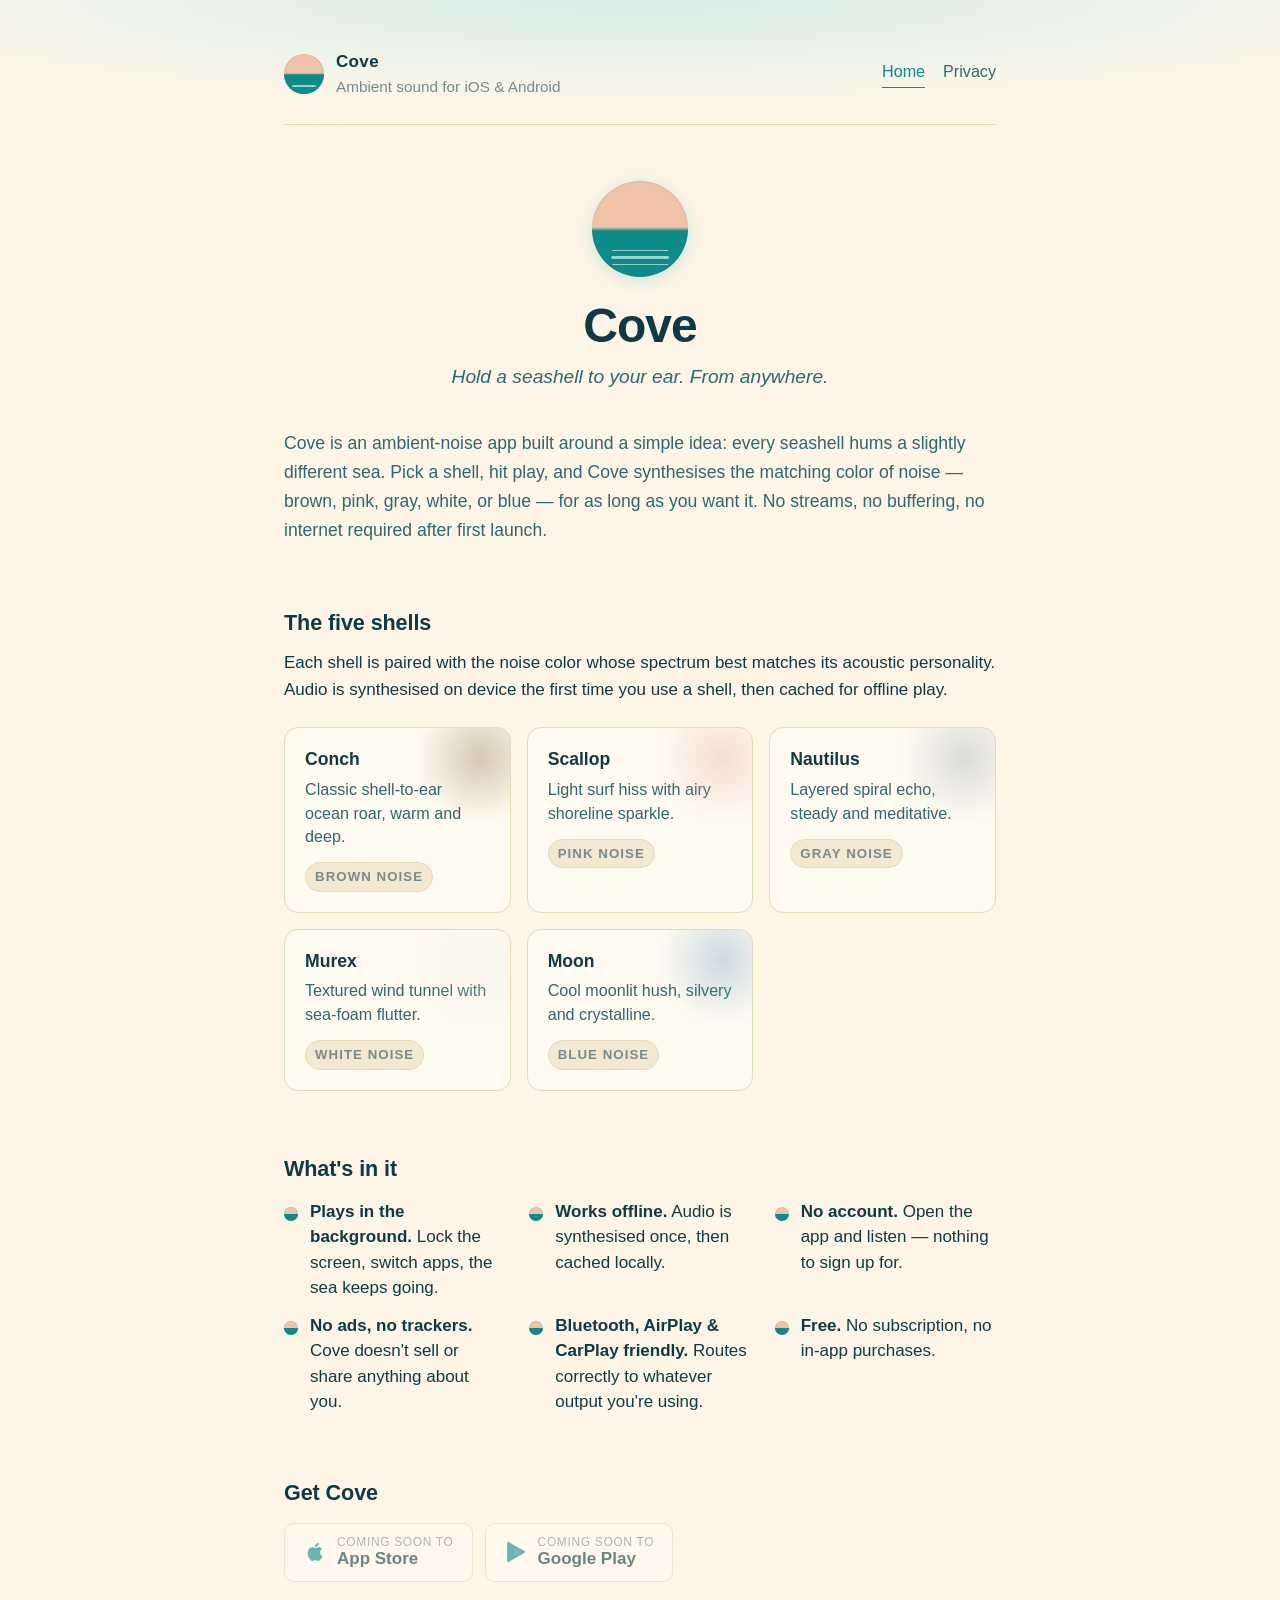
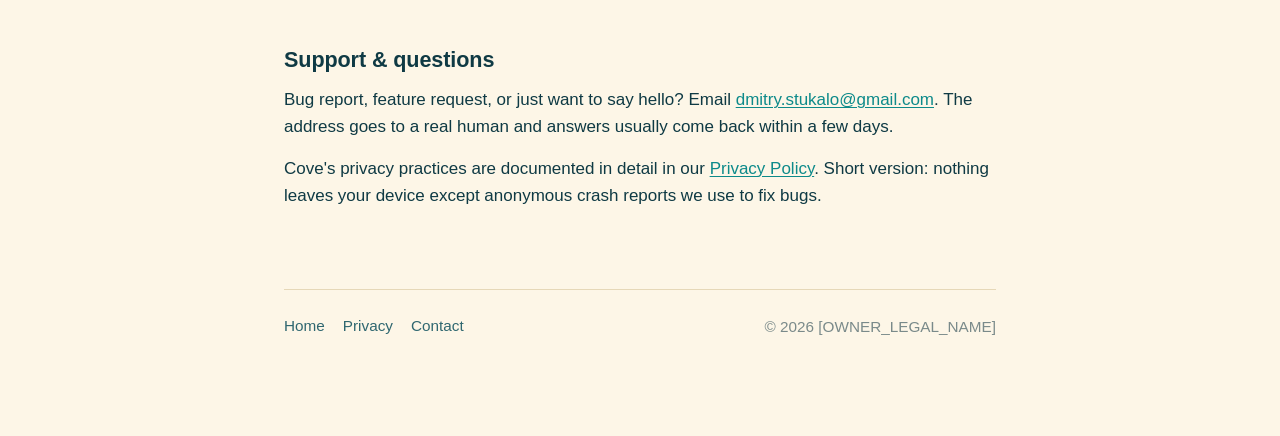
<file: index.html>
<!doctype html>
<html lang="en">
<head>
  <meta charset="utf-8" />
  <meta name="viewport" content="width=device-width, initial-scale=1" />
  <meta name="robots" content="index,follow" />
  <meta name="description" content="Cove — five seashells, five colors of sound. An ambient-noise app for iOS and Android. No account, no ads, no tracking." />
  <meta name="theme-color" content="#fdf6e7" media="(prefers-color-scheme: light)" />
  <meta name="theme-color" content="#0d2530" media="(prefers-color-scheme: dark)" />

  <!-- Open Graph / social preview -->
  <meta property="og:type" content="website" />
  <meta property="og:title" content="Cove — ambient sound from five seashells" />
  <meta property="og:description" content="Five seashells, five colors of sound. No account, no ads, no tracking. Free for iOS and Android." />
  <meta property="og:url" content="https://cove-shell.com" />
  <meta name="twitter:card" content="summary" />
  <meta name="twitter:title" content="Cove" />
  <meta name="twitter:description" content="Ambient sound from five seashells. No account, no ads, no tracking." />

  <title>Cove — ambient sound for iOS &amp; Android</title>
  <link rel="stylesheet" href="assets/style.css" />
</head>
<body>
  <div class="wrap">

    <header class="cove">
      <a class="brand-block" href="./" aria-label="Cove home">
        <div class="mark" aria-hidden="true"></div>
        <div>
          <div class="brand">Cove</div>
          <div class="brand-sub">Ambient sound for iOS &amp; Android</div>
        </div>
      </a>
      <nav aria-label="Site">
        <a href="./" aria-current="page">Home</a>
        <a href="privacy">Privacy</a>
      </nav>
    </header>

    <section class="hero">
      <div class="mark-lg" aria-hidden="true"></div>
      <h1>Cove</h1>
      <p class="tagline">Hold a seashell to your ear. From anywhere.</p>
    </section>

    <p class="lede">
      Cove is an ambient-noise app built around a simple idea: every
      seashell hums a slightly different sea. Pick a shell, hit play, and
      Cove synthesises the matching color of noise — brown, pink, gray,
      white, or blue — for as long as you want it. No streams, no
      buffering, no internet required after first launch.
    </p>

    <section id="shells">
      <h2>The five shells</h2>
      <p>
        Each shell is paired with the noise color whose spectrum best matches
        its acoustic personality. Audio is synthesised on device the first
        time you use a shell, then cached for offline play.
      </p>

      <div class="shell-grid" role="list">

        <article class="shell-card" data-noise="brown" role="listitem">
          <h3>Conch</h3>
          <p class="mood">Classic shell-to-ear ocean roar, warm and deep.</p>
          <span class="noise-tag">Brown noise</span>
        </article>

        <article class="shell-card" data-noise="pink" role="listitem">
          <h3>Scallop</h3>
          <p class="mood">Light surf hiss with airy shoreline sparkle.</p>
          <span class="noise-tag">Pink noise</span>
        </article>

        <article class="shell-card" data-noise="gray" role="listitem">
          <h3>Nautilus</h3>
          <p class="mood">Layered spiral echo, steady and meditative.</p>
          <span class="noise-tag">Gray noise</span>
        </article>

        <article class="shell-card" data-noise="white" role="listitem">
          <h3>Murex</h3>
          <p class="mood">Textured wind tunnel with sea-foam flutter.</p>
          <span class="noise-tag">White noise</span>
        </article>

        <article class="shell-card" data-noise="blue" role="listitem">
          <h3>Moon</h3>
          <p class="mood">Cool moonlit hush, silvery and crystalline.</p>
          <span class="noise-tag">Blue noise</span>
        </article>

      </div>
    </section>

    <section id="what">
      <h2>What's in it</h2>
      <ul class="feature-list">
        <li><strong>Plays in the background.</strong> Lock the screen, switch apps, the sea keeps going.</li>
        <li><strong>Works offline.</strong> Audio is synthesised once, then cached locally.</li>
        <li><strong>No account.</strong> Open the app and listen — nothing to sign up for.</li>
        <li><strong>No ads, no trackers.</strong> Cove doesn't sell or share anything about you.</li>
        <li><strong>Bluetooth, AirPlay &amp; CarPlay friendly.</strong> Routes correctly to whatever output you're using.</li>
        <li><strong>Free.</strong> No subscription, no in-app purchases.</li>
      </ul>
    </section>

    <section id="get">
      <h2>Get Cove</h2>
      <!-- <p>
        Cove will be available on the App Store and Google Play. Until then,
        you can watch development on
        <a href="[REPO_URL]" rel="noopener external">GitHub</a>.
      </p> -->

      <div class="store-buttons">
        <a class="store-btn" href="[APP_STORE_URL]" aria-disabled="true" rel="noopener external">
          <span class="store-icon" aria-hidden="true">
            <svg viewBox="0 0 24 24" xmlns="http://www.w3.org/2000/svg" focusable="false">
              <path d="M17.05 12.54c-.02-2.27 1.86-3.36 1.94-3.42-1.06-1.55-2.71-1.76-3.3-1.79-1.4-.14-2.74.83-3.45.83-.72 0-1.81-.81-2.98-.79-1.53.02-2.95.89-3.74 2.26-1.6 2.77-.41 6.87 1.14 9.12.76 1.1 1.65 2.33 2.83 2.29 1.14-.05 1.57-.74 2.95-.74 1.37 0 1.76.74 2.97.71 1.23-.02 2-1.12 2.74-2.22.87-1.27 1.23-2.5 1.25-2.56-.03-.01-2.4-.92-2.42-3.65zM14.78 5.66c.62-.75 1.04-1.79.92-2.83-.9.04-1.99.6-2.63 1.34-.58.66-1.08 1.72-.95 2.74 1 .08 2.03-.51 2.66-1.25z"/>
            </svg>
          </span>
          <span>
            <span class="store-label-1">Coming soon to</span>
            <span class="store-label-2">App Store</span>
          </span>
        </a>

        <a class="store-btn" href="[GOOGLE_PLAY_URL]" aria-disabled="true" rel="noopener external">
          <span class="store-icon" aria-hidden="true">
            <svg viewBox="0 0 24 24" xmlns="http://www.w3.org/2000/svg" focusable="false">
              <path d="M3.61 2.32c-.31.33-.49.84-.49 1.5v16.36c0 .66.18 1.17.49 1.5l.06.06L13.24 12v-.02L3.67 2.26l-.06.06zM16.5 15.27 13.42 12.2v-.4L16.5 8.73l.07.04 3.65 2.07c1.04.59 1.04 1.55 0 2.14l-3.65 2.07-.07.04zM13.42 12.2 3.61 21.68c.34.36.89.4 1.51.05L16.4 15.3 13.42 12.2zM16.4 8.7 5.12 2.27c-.62-.35-1.17-.31-1.51.05l9.81 9.48L16.4 8.7z"/>
            </svg>
          </span>
          <span>
            <span class="store-label-1">Coming soon to</span>
            <span class="store-label-2">Google Play</span>
          </span>
        </a>
      </div>
    </section>

    <section id="support">
      <h2>Support &amp; questions</h2>
      <p>
        Bug report, feature request, or just want to say hello? Email
        <a href="mailto:dmitry.stukalo@gmail.com">dmitry.stukalo@gmail.com</a>. The address goes
        to a real human and answers usually come back within a few days.
      </p>
      <p>
        Cove's privacy practices are documented in detail in our
        <a href="privacy/">Privacy Policy</a>. Short version: nothing leaves
        your device except anonymous crash reports we use to fix bugs.
      </p>
    </section>

    <footer class="site-footer">
      <nav aria-label="Site footer">
        <a href="./" aria-current="page">Home</a>
        <a href="privacy/">Privacy</a>
        <a href="mailto:dmitry.stukalo@gmail.com">Contact</a>
      </nav>
      <p style="margin:0;">© <span id="copyright-year">2026</span> [OWNER_LEGAL_NAME]</p>
    </footer>

  </div>

  <script>
    document.getElementById('copyright-year').textContent = new Date().getFullYear();
  </script>

  <!--
    ============================================================
    INSTRUCTIONS FOR THE PUBLISHER — REMOVE THIS BLOCK BEFORE PUBLISHING
    ============================================================

    Placeholders to replace in this file:

      [SITE_URL]          e.g. https://<user>.github.io/<repo>/
      [REPO_URL]          e.g. https://github.com/<user>/<repo>
                          (or delete the GitHub line entirely if the repo
                          should stay private)
      [APP_STORE_URL]     once the iOS listing is live, the
                          https://apps.apple.com/.../id<numeric>/ URL.
                          While not yet live, the link stays inert because
                          of aria-disabled="true" — the visual still reads
                          "Coming soon to App Store".
      [GOOGLE_PLAY_URL]   once the Play listing is live, the
                          https://play.google.com/store/apps/details?id=... URL.
                          Same aria-disabled behaviour until then.
      [CONTACT_EMAIL]     e.g. hello@yourdomain.com (must be live!)
      [OWNER_LEGAL_NAME]  same value used in the privacy policy.

    Once the apps go live, remove the aria-disabled="true" attribute from
    each store-btn so the links become clickable, and change the
    "Coming soon to" label text to "Download on the" / "Get it on" to
    match the official store wording.

    The store-icon SVGs are loose stylized glyphs that read as "Apple" and
    "Play triangle" without claiming to be the trademarked store badges.
    Apple and Google both publish official PNG/SVG badge assets — once you
    have a live store URL, you may want to swap these for the official
    badges to satisfy their brand guidelines.
  -->
</body>
</html>
</file>
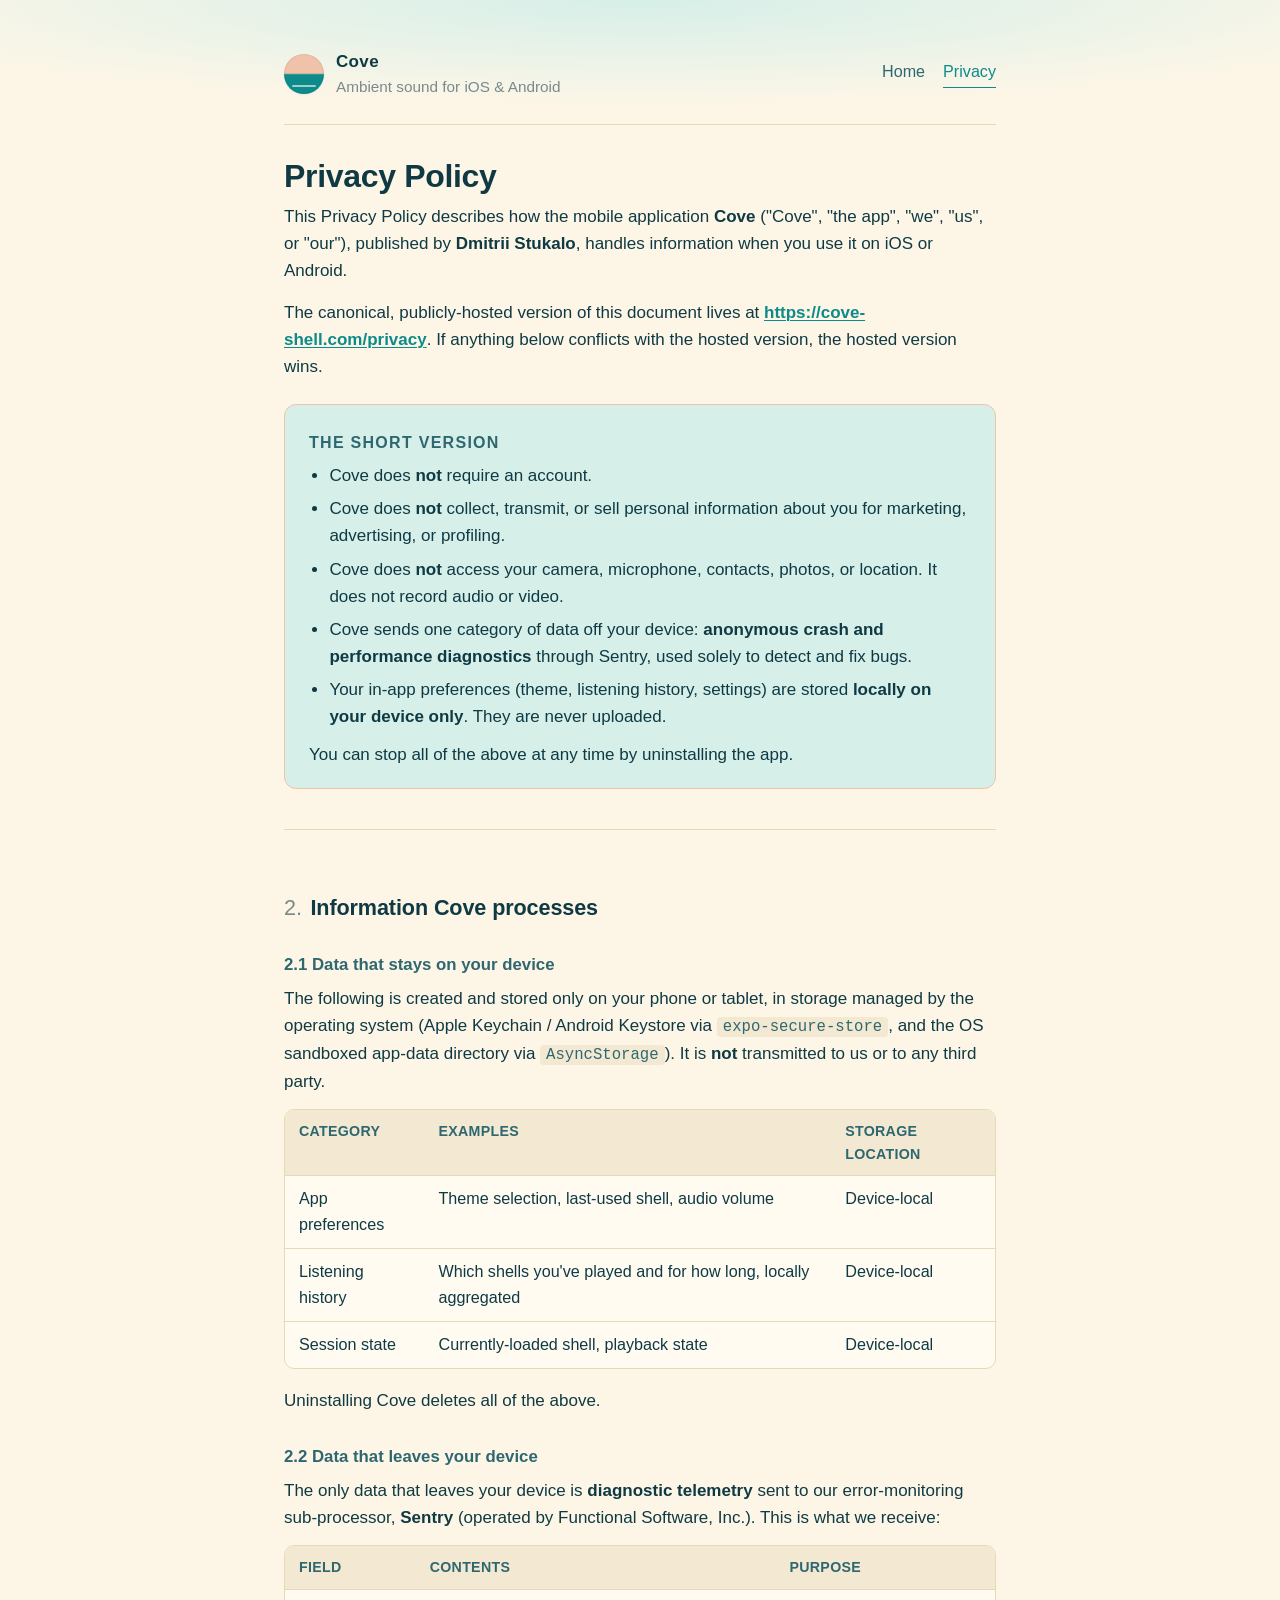
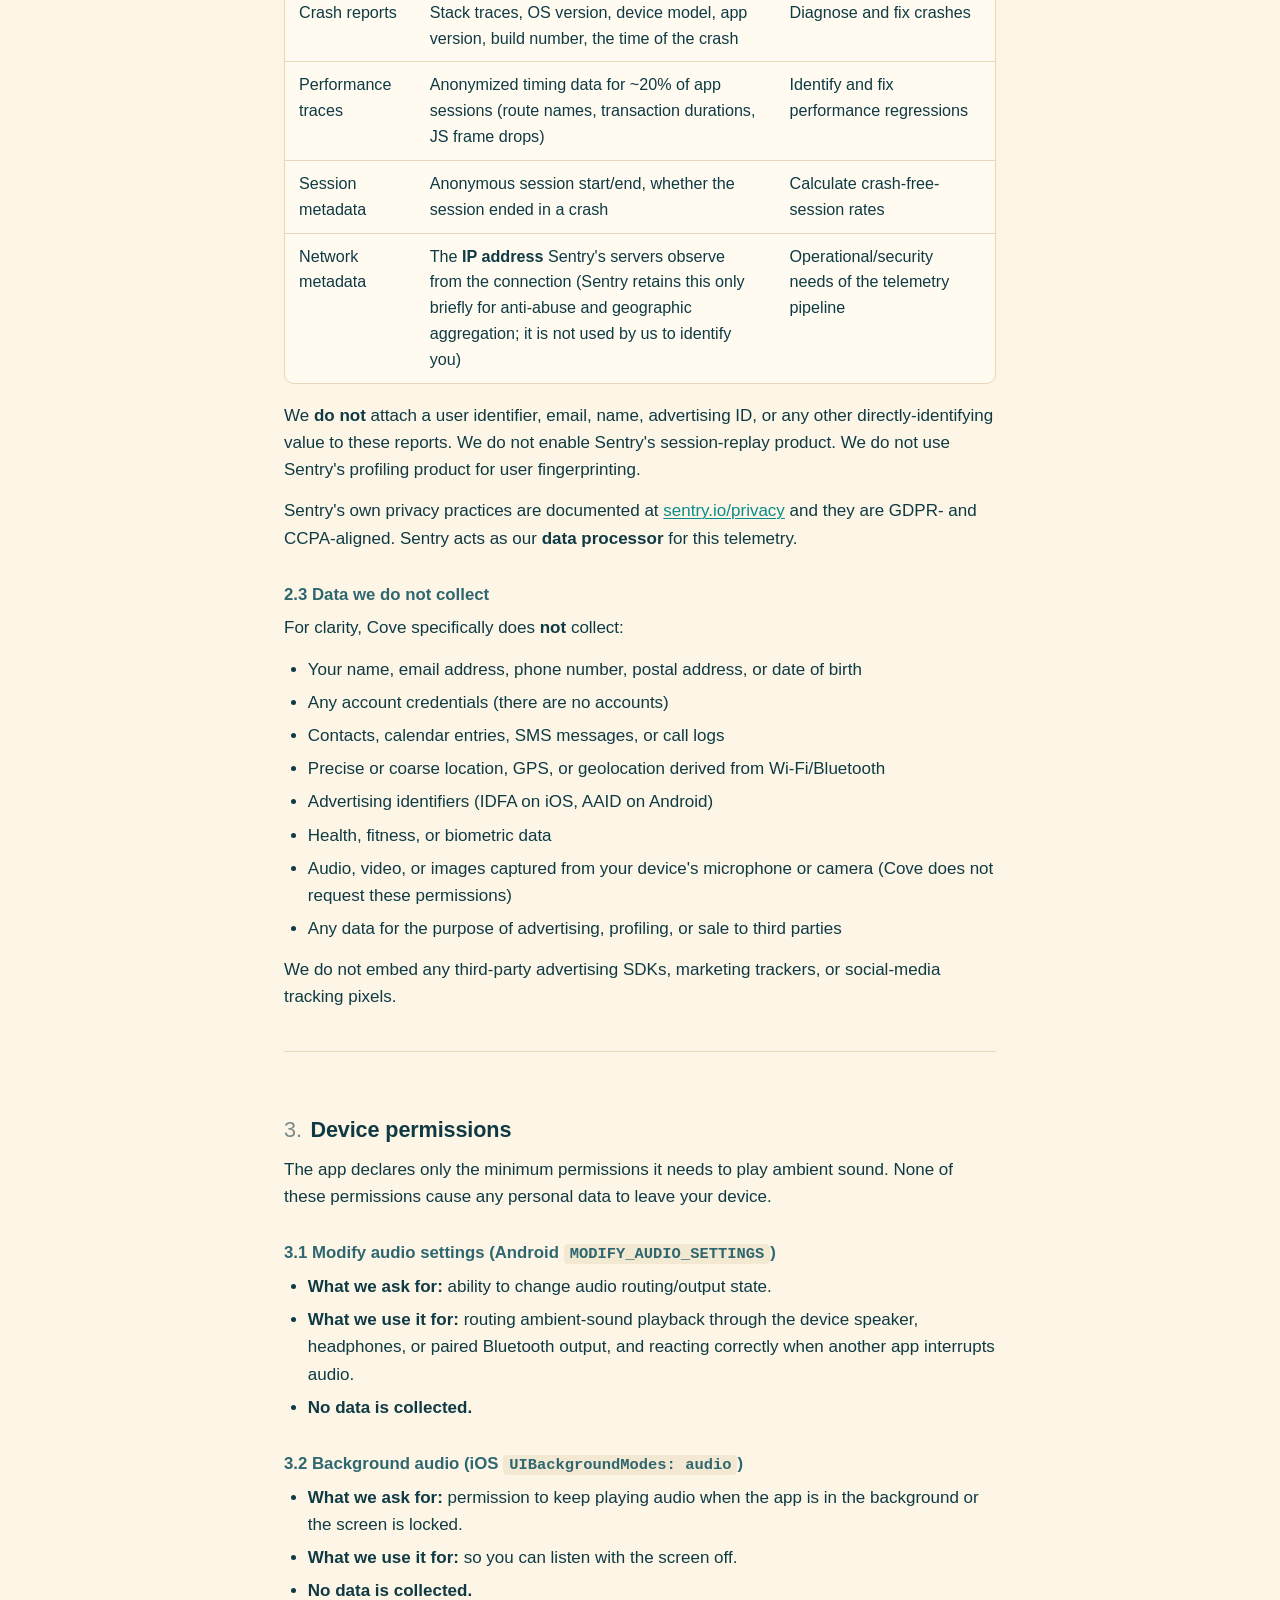
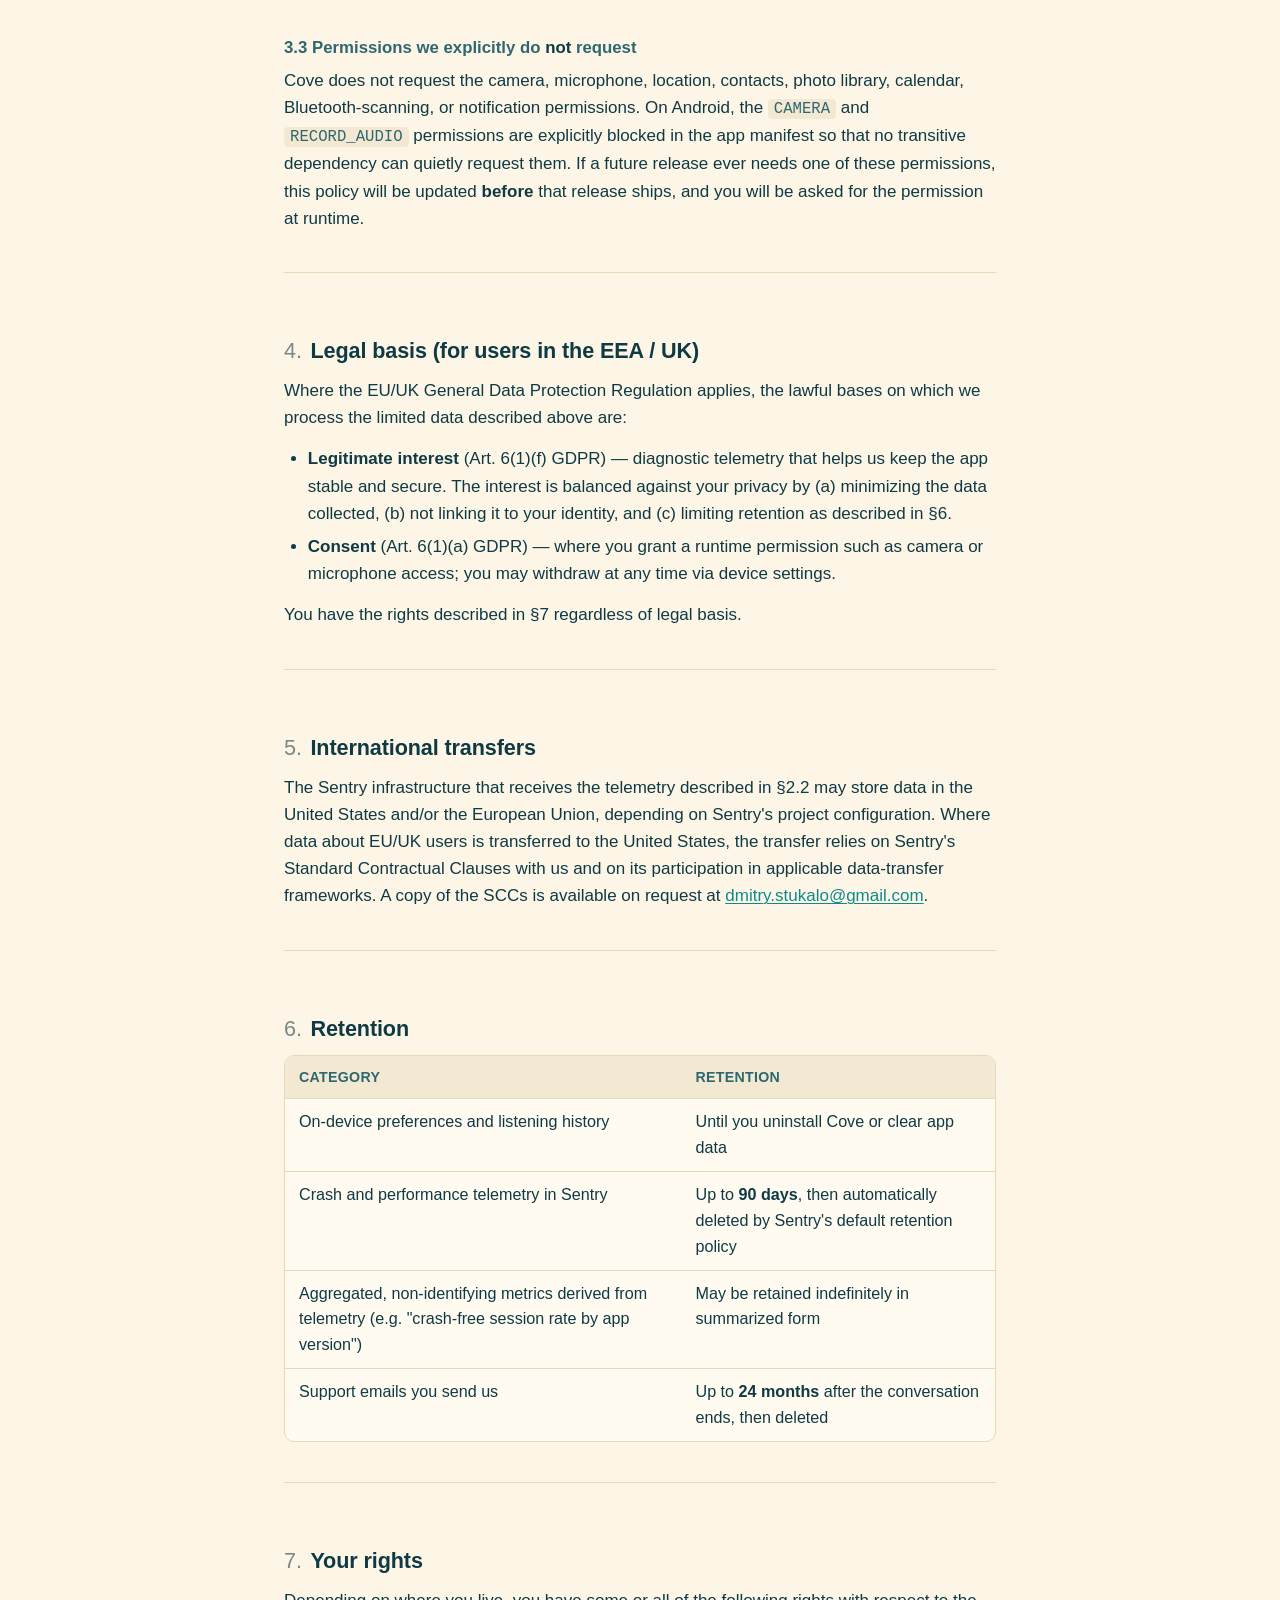
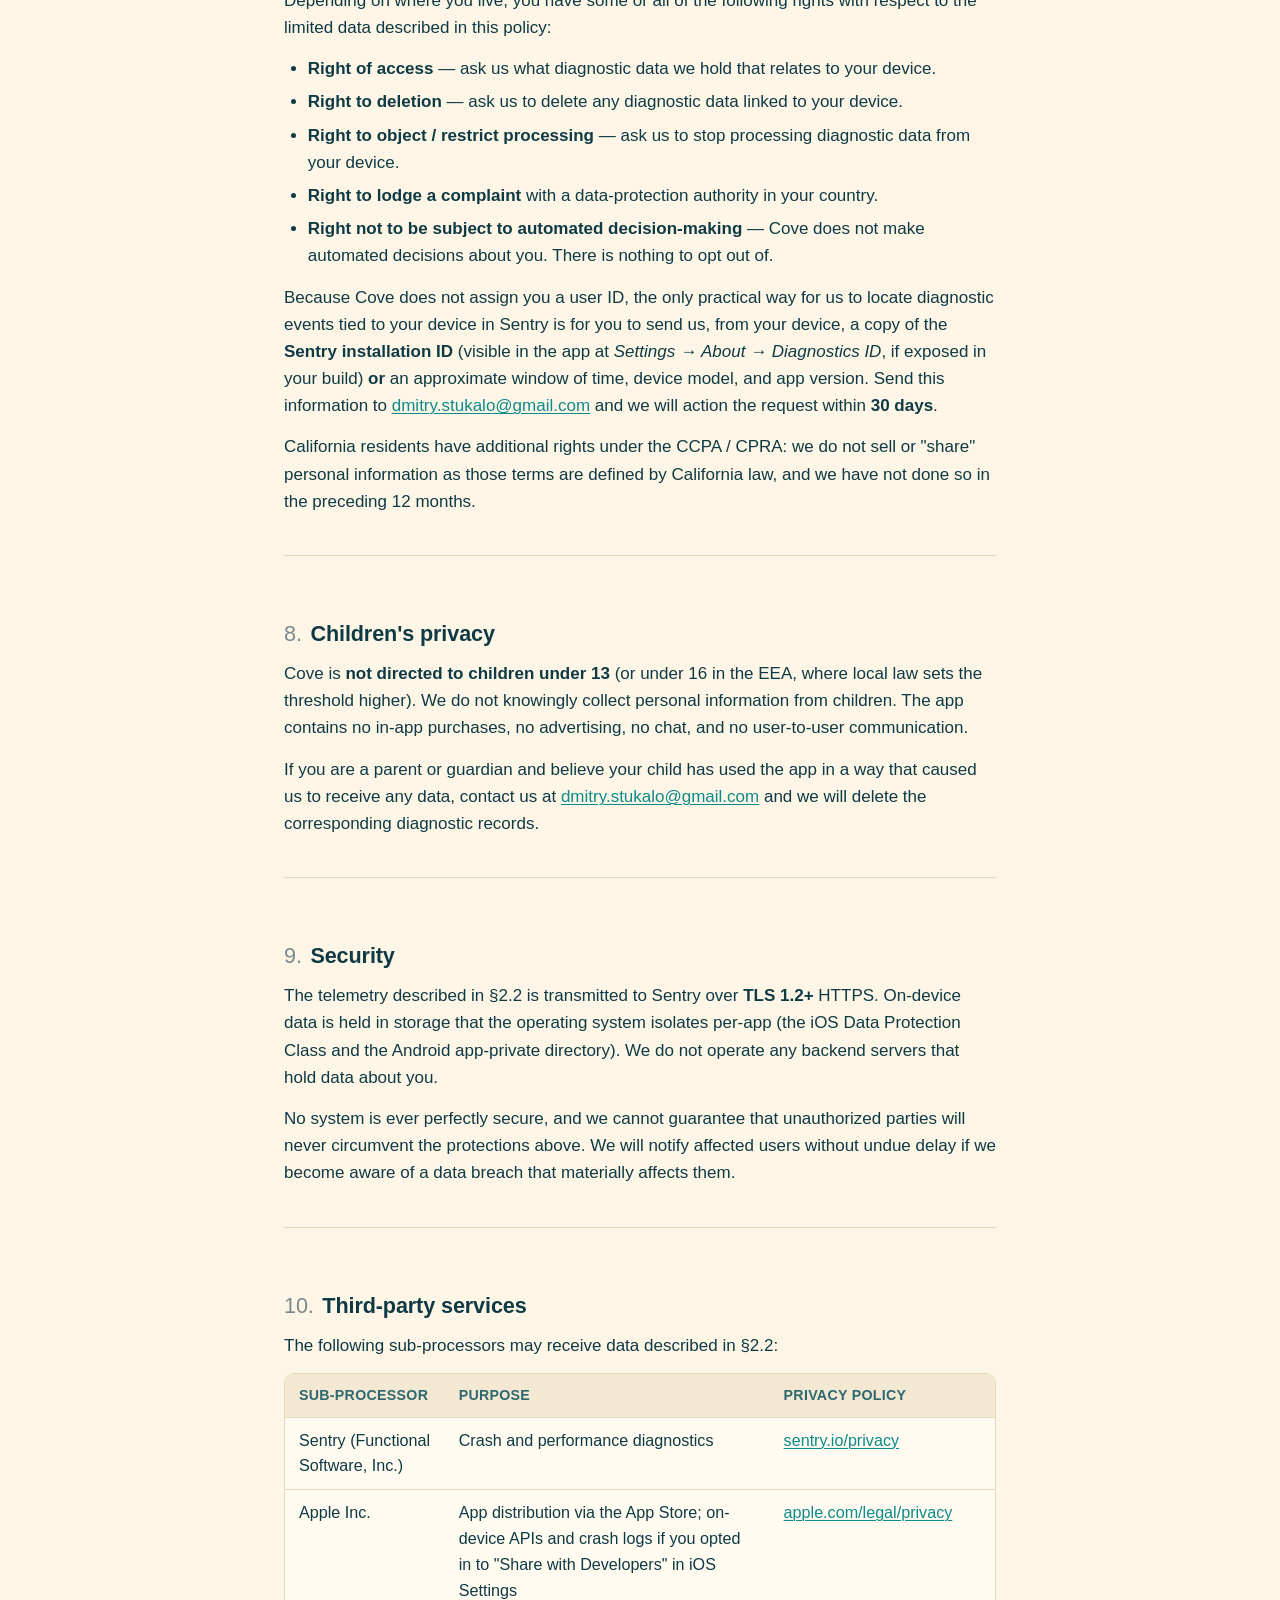
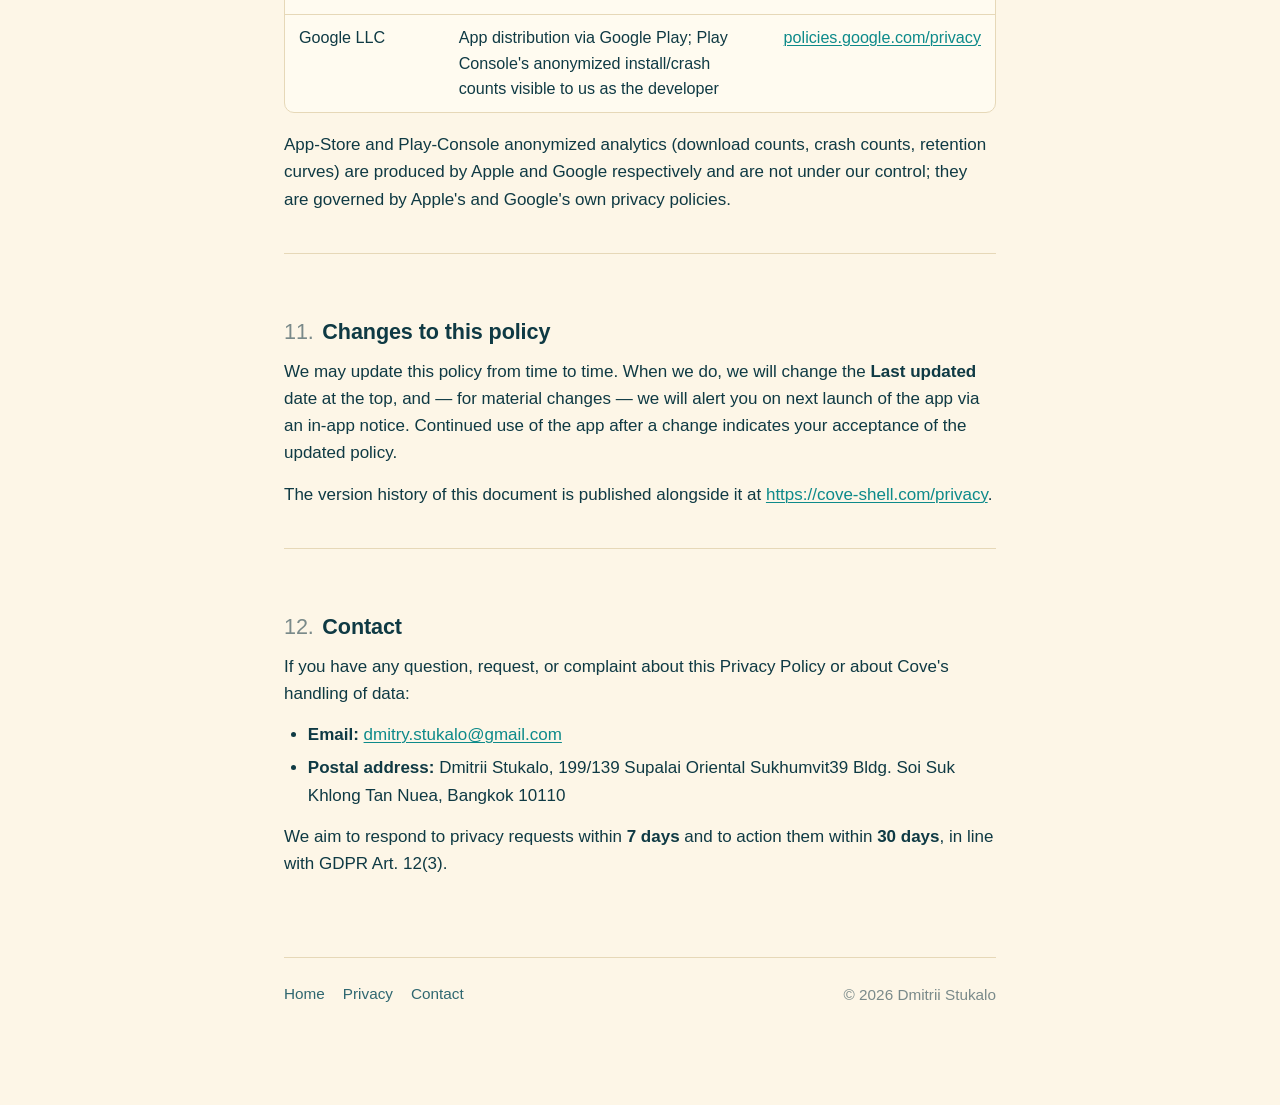
<file: privacy/index.html>
<!doctype html>
<html lang="en">
<head>
  <meta charset="utf-8" />
  <meta name="viewport" content="width=device-width, initial-scale=1" />
  <meta name="robots" content="index,follow" />
  <meta name="description" content="Privacy Policy for Cove, an ambient-sound app for iOS and Android." />
  <meta name="theme-color" content="#fdf6e7" media="(prefers-color-scheme: light)" />
  <meta name="theme-color" content="#0d2530" media="(prefers-color-scheme: dark)" />
  <title>Privacy Policy — Cove</title>
  <link rel="stylesheet" href="../assets/style.css" />
</head>
<body>
  <div class="wrap">

    <header class="cove">
      <a class="brand-block" href="../" aria-label="Cove home">
        <div class="mark" aria-hidden="true"></div>
        <div>
          <div class="brand">Cove</div>
          <div class="brand-sub">Ambient sound for iOS &amp; Android</div>
        </div>
      </a>
      <nav aria-label="Site">
        <a href="../">Home</a>
        <a href="./" aria-current="page">Privacy</a>
      </nav>
    </header>

    <h1>Privacy Policy</h1>

    <!-- <p class="meta">
      <span><strong>Effective date:</strong> [EFFECTIVE_DATE]</span>
      <span><strong>Last updated:</strong> [EFFECTIVE_DATE]</span>
      <span><strong>Version:</strong> 1.0</span>
    </p> -->

    <p>
      This Privacy Policy describes how the mobile application <strong>Cove</strong>
      ("Cove", "the app", "we", "us", or "our"), published by
      <strong>Dmitrii Stukalo</strong>, handles information when you use it on
      iOS or Android.
    </p>

    <p>
      The canonical, publicly-hosted version of this document lives at
      <strong><a href="https://cove-shell.com/privacy">https://cove-shell.com/privacy</a></strong>. If anything below
      conflicts with the hosted version, the hosted version wins.
    </p>

    <section class="tldr" aria-labelledby="tldr-heading">
      <h2 id="tldr-heading">The short version</h2>
      <ul>
        <li>Cove does <strong>not</strong> require an account.</li>
        <li>Cove does <strong>not</strong> collect, transmit, or sell personal information about you for marketing, advertising, or profiling.</li>
        <li>Cove does <strong>not</strong> access your camera, microphone, contacts, photos, or location. It does not record audio or video.</li>
        <li>Cove sends one category of data off your device: <strong>anonymous crash and performance diagnostics</strong> through Sentry, used solely to detect and fix bugs.</li>
        <li>Your in-app preferences (theme, listening history, settings) are stored <strong>locally on your device only</strong>. They are never uploaded.</li>
      </ul>
      <p style="margin-top:10px;margin-bottom:0;">You can stop all of the above at any time by uninstalling the app.</p>
    </section>

    <hr />

    <section id="section-2">
      <h2><span class="num">2.</span>Information Cove processes <a class="anchor" href="#section-2" aria-label="Permalink to section 2">#</a></h2>

      <h3 id="section-2-1">2.1 Data that stays on your device <a class="anchor" href="#section-2-1" aria-label="Permalink to section 2.1">#</a></h3>
      <p>
        The following is created and stored only on your phone or tablet, in
        storage managed by the operating system (Apple Keychain / Android
        Keystore via <code>expo-secure-store</code>, and the OS sandboxed
        app-data directory via <code>AsyncStorage</code>). It is
        <strong>not</strong> transmitted to us or to any third party.
      </p>
      <div class="table-wrap">
        <table>
          <thead><tr><th>Category</th><th>Examples</th><th>Storage location</th></tr></thead>
          <tbody>
            <tr><td>App preferences</td><td>Theme selection, last-used shell, audio volume</td><td>Device-local</td></tr>
            <tr><td>Listening history</td><td>Which shells you've played and for how long, locally aggregated</td><td>Device-local</td></tr>
            <tr><td>Session state</td><td>Currently-loaded shell, playback state</td><td>Device-local</td></tr>
          </tbody>
        </table>
      </div>
      <p>Uninstalling Cove deletes all of the above.</p>

      <h3 id="section-2-2">2.2 Data that leaves your device <a class="anchor" href="#section-2-2" aria-label="Permalink to section 2.2">#</a></h3>
      <p>
        The only data that leaves your device is <strong>diagnostic telemetry</strong>
        sent to our error-monitoring sub-processor, <strong>Sentry</strong>
        (operated by Functional Software, Inc.). This is what we receive:
      </p>
      <div class="table-wrap">
        <table>
          <thead><tr><th>Field</th><th>Contents</th><th>Purpose</th></tr></thead>
          <tbody>
            <tr>
              <td>Crash reports</td>
              <td>Stack traces, OS version, device model, app version, build number, the time of the crash</td>
              <td>Diagnose and fix crashes</td>
            </tr>
            <tr>
              <td>Performance traces</td>
              <td>Anonymized timing data for ~20% of app sessions (route names, transaction durations, JS frame drops)</td>
              <td>Identify and fix performance regressions</td>
            </tr>
            <tr>
              <td>Session metadata</td>
              <td>Anonymous session start/end, whether the session ended in a crash</td>
              <td>Calculate crash-free-session rates</td>
            </tr>
            <tr>
              <td>Network metadata</td>
              <td>The <strong>IP address</strong> Sentry's servers observe from the connection (Sentry retains this only briefly for anti-abuse and geographic aggregation; it is not used by us to identify you)</td>
              <td>Operational/security needs of the telemetry pipeline</td>
            </tr>
          </tbody>
        </table>
      </div>
      <p>
        We <strong>do not</strong> attach a user identifier, email, name, advertising
        ID, or any other directly-identifying value to these reports. We do not
        enable Sentry's session-replay product. We do not use Sentry's profiling
        product for user fingerprinting.
      </p>
      <p>
        Sentry's own privacy practices are documented at
        <a href="https://sentry.io/privacy/" rel="noopener external">sentry.io/privacy</a>
        and they are GDPR- and CCPA-aligned. Sentry acts as our
        <strong>data processor</strong> for this telemetry.
      </p>

      <h3 id="section-2-3">2.3 Data we do not collect <a class="anchor" href="#section-2-3" aria-label="Permalink to section 2.3">#</a></h3>
      <p>For clarity, Cove specifically does <strong>not</strong> collect:</p>
      <ul>
        <li>Your name, email address, phone number, postal address, or date of birth</li>
        <li>Any account credentials (there are no accounts)</li>
        <li>Contacts, calendar entries, SMS messages, or call logs</li>
        <li>Precise or coarse location, GPS, or geolocation derived from Wi-Fi/Bluetooth</li>
        <li>Advertising identifiers (IDFA on iOS, AAID on Android)</li>
        <li>Health, fitness, or biometric data</li>
        <li>Audio, video, or images captured from your device's microphone or camera (Cove does not request these permissions)</li>
        <li>Any data for the purpose of advertising, profiling, or sale to third parties</li>
      </ul>
      <p>
        We do not embed any third-party advertising SDKs, marketing trackers, or
        social-media tracking pixels.
      </p>
    </section>

    <hr />

    <section id="section-3">
      <h2><span class="num">3.</span>Device permissions <a class="anchor" href="#section-3" aria-label="Permalink to section 3">#</a></h2>
      <p>
        The app declares only the minimum permissions it needs to play ambient
        sound. None of these permissions cause any personal data to leave your
        device.
      </p>

      <h3 id="section-3-1">3.1 Modify audio settings (Android <code>MODIFY_AUDIO_SETTINGS</code>) <a class="anchor" href="#section-3-1" aria-label="Permalink to section 3.1">#</a></h3>
      <ul>
        <li><strong>What we ask for:</strong> ability to change audio routing/output state.</li>
        <li><strong>What we use it for:</strong> routing ambient-sound playback through the device speaker, headphones, or paired Bluetooth output, and reacting correctly when another app interrupts audio.</li>
        <li><strong>No data is collected.</strong></li>
      </ul>

      <h3 id="section-3-2">3.2 Background audio (iOS <code>UIBackgroundModes: audio</code>) <a class="anchor" href="#section-3-2" aria-label="Permalink to section 3.2">#</a></h3>
      <ul>
        <li><strong>What we ask for:</strong> permission to keep playing audio when the app is in the background or the screen is locked.</li>
        <li><strong>What we use it for:</strong> so you can listen with the screen off.</li>
        <li><strong>No data is collected.</strong></li>
      </ul>

      <h3 id="section-3-3">3.3 Permissions we explicitly do <strong>not</strong> request <a class="anchor" href="#section-3-3" aria-label="Permalink to section 3.3">#</a></h3>
      <p>
        Cove does not request the camera, microphone, location, contacts, photo
        library, calendar, Bluetooth-scanning, or notification permissions. On
        Android, the <code>CAMERA</code> and <code>RECORD_AUDIO</code> permissions
        are explicitly blocked in the app manifest so that no transitive
        dependency can quietly request them. If a future release ever needs one
        of these permissions, this policy will be updated <strong>before</strong>
        that release ships, and you will be asked for the permission at runtime.
      </p>
    </section>

    <hr />

    <section id="section-4">
      <h2><span class="num">4.</span>Legal basis (for users in the EEA / UK) <a class="anchor" href="#section-4" aria-label="Permalink to section 4">#</a></h2>
      <p>
        Where the EU/UK General Data Protection Regulation applies, the lawful
        bases on which we process the limited data described above are:
      </p>
      <ul>
        <li><strong>Legitimate interest</strong> (Art. 6(1)(f) GDPR) — diagnostic telemetry that helps us keep the app stable and secure. The interest is balanced against your privacy by (a) minimizing the data collected, (b) not linking it to your identity, and (c) limiting retention as described in §6.</li>
        <li><strong>Consent</strong> (Art. 6(1)(a) GDPR) — where you grant a runtime permission such as camera or microphone access; you may withdraw at any time via device settings.</li>
      </ul>
      <p>You have the rights described in §7 regardless of legal basis.</p>
    </section>

    <hr />

    <section id="section-5">
      <h2><span class="num">5.</span>International transfers <a class="anchor" href="#section-5" aria-label="Permalink to section 5">#</a></h2>
      <p>
        The Sentry infrastructure that receives the telemetry described in §2.2
        may store data in the United States and/or the European Union, depending
        on Sentry's project configuration. Where data about EU/UK users is
        transferred to the United States, the transfer relies on Sentry's
        Standard Contractual Clauses with us and on its participation in
        applicable data-transfer frameworks. A copy of the SCCs is available on
        request at <a href="mailto:dmitry.stukalo@gmail.com">dmitry.stukalo@gmail.com</a>.
      </p>
    </section>

    <hr />

    <section id="section-6">
      <h2><span class="num">6.</span>Retention <a class="anchor" href="#section-6" aria-label="Permalink to section 6">#</a></h2>
      <div class="table-wrap">
        <table>
          <thead><tr><th>Category</th><th>Retention</th></tr></thead>
          <tbody>
            <tr><td>On-device preferences and listening history</td><td>Until you uninstall Cove or clear app data</td></tr>
            <tr><td>Crash and performance telemetry in Sentry</td><td>Up to <strong>90 days</strong>, then automatically deleted by Sentry's default retention policy</td></tr>
            <tr><td>Aggregated, non-identifying metrics derived from telemetry (e.g. "crash-free session rate by app version")</td><td>May be retained indefinitely in summarized form</td></tr>
            <tr><td>Support emails you send us</td><td>Up to <strong>24 months</strong> after the conversation ends, then deleted</td></tr>
          </tbody>
        </table>
      </div>
    </section>

    <hr />

    <section id="section-7">
      <h2><span class="num">7.</span>Your rights <a class="anchor" href="#section-7" aria-label="Permalink to section 7">#</a></h2>
      <p>
        Depending on where you live, you have some or all of the following rights
        with respect to the limited data described in this policy:
      </p>
      <ul>
        <li><strong>Right of access</strong> — ask us what diagnostic data we hold that relates to your device.</li>
        <li><strong>Right to deletion</strong> — ask us to delete any diagnostic data linked to your device.</li>
        <li><strong>Right to object / restrict processing</strong> — ask us to stop processing diagnostic data from your device.</li>
        <li><strong>Right to lodge a complaint</strong> with a data-protection authority in your country.</li>
        <li><strong>Right not to be subject to automated decision-making</strong> — Cove does not make automated decisions about you. There is nothing to opt out of.</li>
      </ul>
      <p>
        Because Cove does not assign you a user ID, the only practical way for us
        to locate diagnostic events tied to your device in Sentry is for you to
        send us, from your device, a copy of the <strong>Sentry installation ID</strong>
        (visible in the app at <em>Settings → About → Diagnostics ID</em>, if
        exposed in your build) <strong>or</strong> an approximate window of time,
        device model, and app version. Send this information to
        <a href="mailto:dmitry.stukalo@gmail.com">dmitry.stukalo@gmail.com</a> and we will action the
        request within <strong>30 days</strong>.
      </p>
      <p>
        California residents have additional rights under the CCPA / CPRA: we do
        not sell or "share" personal information as those terms are defined by
        California law, and we have not done so in the preceding 12 months.
      </p>
    </section>

    <hr />

    <section id="section-8">
      <h2><span class="num">8.</span>Children's privacy <a class="anchor" href="#section-8" aria-label="Permalink to section 8">#</a></h2>
      <p>
        Cove is <strong>not directed to children under 13</strong> (or under 16 in
        the EEA, where local law sets the threshold higher). We do not knowingly
        collect personal information from children. The app contains no in-app
        purchases, no advertising, no chat, and no user-to-user communication.
      </p>
      <p>
        If you are a parent or guardian and believe your child has used the app
        in a way that caused us to receive any data, contact us at
        <a href="mailto:dmitry.stukalo@gmail.com">dmitry.stukalo@gmail.com</a> and we will delete the
        corresponding diagnostic records.
      </p>
    </section>

    <hr />

    <section id="section-9">
      <h2><span class="num">9.</span>Security <a class="anchor" href="#section-9" aria-label="Permalink to section 9">#</a></h2>
      <p>
        The telemetry described in §2.2 is transmitted to Sentry over
        <strong>TLS 1.2+</strong> HTTPS. On-device data is held in storage that
        the operating system isolates per-app (the iOS Data Protection Class and
        the Android app-private directory). We do not operate any backend
        servers that hold data about you.
      </p>
      <p>
        No system is ever perfectly secure, and we cannot guarantee that
        unauthorized parties will never circumvent the protections above. We
        will notify affected users without undue delay if we become aware of a
        data breach that materially affects them.
      </p>
    </section>

    <hr />

    <section id="section-10">
      <h2><span class="num">10.</span>Third-party services <a class="anchor" href="#section-10" aria-label="Permalink to section 10">#</a></h2>
      <p>The following sub-processors may receive data described in §2.2:</p>
      <div class="table-wrap">
        <table>
          <thead><tr><th>Sub-processor</th><th>Purpose</th><th>Privacy policy</th></tr></thead>
          <tbody>
            <tr>
              <td>Sentry (Functional Software, Inc.)</td>
              <td>Crash and performance diagnostics</td>
              <td><a href="https://sentry.io/privacy/" rel="noopener external">sentry.io/privacy</a></td>
            </tr>
            <tr>
              <td>Apple Inc.</td>
              <td>App distribution via the App Store; on-device APIs and crash logs if you opted in to "Share with Developers" in iOS Settings</td>
              <td><a href="https://www.apple.com/legal/privacy/" rel="noopener external">apple.com/legal/privacy</a></td>
            </tr>
            <tr>
              <td>Google LLC</td>
              <td>App distribution via Google Play; Play Console's anonymized install/crash counts visible to us as the developer</td>
              <td><a href="https://policies.google.com/privacy" rel="noopener external">policies.google.com/privacy</a></td>
            </tr>
          </tbody>
        </table>
      </div>
      <p>
        App-Store and Play-Console anonymized analytics (download counts, crash
        counts, retention curves) are produced by Apple and Google respectively
        and are not under our control; they are governed by Apple's and Google's
        own privacy policies.
      </p>
    </section>

    <hr />

    <section id="section-11">
      <h2><span class="num">11.</span>Changes to this policy <a class="anchor" href="#section-11" aria-label="Permalink to section 11">#</a></h2>
      <p>
        We may update this policy from time to time. When we do, we will change
        the <strong>Last updated</strong> date at the top, and — for material
        changes — we will alert you on next launch of the app via an in-app
        notice. Continued use of the app after a change indicates your
        acceptance of the updated policy.
      </p>
      <p>
        The version history of this document is published alongside it at
        <a href="https://cove-shell.com/privacy">https://cove-shell.com/privacy</a>.
      </p>
    </section>

    <hr />

    <section id="section-12">
      <h2><span class="num">12.</span>Contact <a class="anchor" href="#section-12" aria-label="Permalink to section 12">#</a></h2>
      <p>
        If you have any question, request, or complaint about this Privacy
        Policy or about Cove's handling of data:
      </p>
      <ul>
        <li><strong>Email:</strong> <a href="mailto:dmitry.stukalo@gmail.com">dmitry.stukalo@gmail.com</a></li>
        <li><strong>Postal address:</strong> Dmitrii Stukalo, 199/139 Supalai Oriental Sukhumvit39 Bldg. Soi Suk Khlong Tan Nuea, Bangkok 10110</li>
      </ul>
      <p>
        We aim to respond to privacy requests within <strong>7 days</strong> and
        to action them within <strong>30 days</strong>, in line with GDPR Art. 12(3).
      </p>
    </section>

    <footer class="site-footer">
      <nav aria-label="Site footer">
        <a href="../">Home</a>
        <a href="./" aria-current="page">Privacy</a>
        <a href="mailto:dmitry.stukalo@gmail.com">Contact</a>
      </nav>
      <p style="margin:0;">© <span id="copyright-year">2026</span> Dmitrii Stukalo</p>
    </footer>

  </div>

  <script>
    document.getElementById('copyright-year').textContent = new Date().getFullYear();
  </script>

  <!--
    ============================================================
    INSTRUCTIONS FOR THE PUBLISHER — REMOVE THIS BLOCK BEFORE PUBLISHING
    ============================================================

    Find-and-replace these placeholders across BOTH this file AND
    docs/index.html:

      [EFFECTIVE_DATE]         e.g. 2026-06-01
      [OWNER_LEGAL_NAME]       e.g. "Jane Doe" or "Acme Wellness LLC"
      [OWNER_POSTAL_ADDRESS]   street, city, postal code, country
      [CONTACT_EMAIL]          e.g. privacy@yourdomain.com (must be live!)
      [POLICY_URL]             e.g. https://<user>.github.io/<repo>/privacy/

    The Markdown source-of-truth is outsiders/PRIVACY-POLICY.md; edit it
    alongside this file whenever the policy changes.

    Apple "App Privacy" + Play "Data Safety" forms must match §2 of this
    document. As of v1.0:
      - Diagnostics → Crash Data: Collected, Not linked to user, Not used for tracking
      - Diagnostics → Performance Data: Collected, Not linked to user, Not used for tracking
      - Everything else: Data Not Collected

    Have a lawyer in your jurisdiction read this before launch. This is a
    starting template, not legal advice.
  -->
</body>
</html>
</file>
<file: assets/style.css>
/*
 * Cove — shared site styles
 * Used by both docs/index.html (landing) and docs/privacy/index.html.
 *
 * Self-contained: no @import, no Google Fonts, no external assets.
 * Hosted from the same GitHub Pages origin as the HTML, so this file
 * does not introduce any third-party network requests.
 *
 * --------------------------------------------------------------------
 * Sea-beach palette
 *
 *   Light mode: warm bone-white sand background, deep tidepool-teal
 *     ink, turquoise accent, pale-coral shell highlight.
 *   Dark mode:  moonlit tidepool — deep teal surface, warm sand text,
 *     bright-foam turquoise accent, sunset-coral warning.
 *
 * Contrast ratios were chosen so every ink token clears WCAG AA against
 * its corresponding surface. Test with the browser devtools "contrast"
 * inspector if you swap any value.
 * --------------------------------------------------------------------
 */

:root {
  --bg: #fdf6e7;            /* dry sand */
  --surface: #fffbf0;       /* sun-bleached shell */
  --surface-alt: #f3e9d2;   /* damp sand */
  --ink: #0f3a44;           /* deep tidepool */
  --ink-soft: #2f6770;      /* shallow water */
  --ink-muted: #7a8a8a;     /* driftwood grey */
  --rule: #e6d8b8;          /* wet-sand line */
  --accent: #0d8a8a;        /* turquoise */
  --accent-soft: #d6efe9;   /* sea-foam */
  --shell: #f0c2a8;         /* pale coral */
  --coral: #d9755a;         /* sunset-coral */
  --warn-bg: #fdebd2;
  --warn-rule: #e6c79a;
  --warn-ink: #6b3d18;

  /* Noise-color swatches used by the shell grid */
  --noise-brown: #8a6a3d;
  --noise-pink:  #e9a5a0;
  --noise-gray:  #9aa4a8;
  --noise-white: #ecebe4;
  --noise-blue:  #6a9fcb;
}

@media (prefers-color-scheme: dark) {
  :root {
    --bg: #0d2530;          /* night ocean */
    --surface: #133544;     /* deep reef */
    --surface-alt: #194253; /* lit tidepool */
    --ink: #f4e8d3;         /* moonlit sand */
    --ink-soft: #c9dcd9;    /* foam */
    --ink-muted: #8aa6a5;   /* wet stone */
    --rule: #1f4a5a;        /* coral shadow */
    --accent: #5dd5cf;      /* foam crest */
    --accent-soft: #1c4855; /* still water */
    --shell: #e8a87c;       /* sunset coral */
    --coral: #f0a98e;
    --warn-bg: #3a2918;
    --warn-rule: #6b4a28;
    --warn-ink: #f0c79a;

    --noise-brown: #b08c5e;
    --noise-pink:  #f0b6b1;
    --noise-gray:  #b6c0c4;
    --noise-white: #f5f3ea;
    --noise-blue:  #8fbfe5;
  }
}

* { box-sizing: border-box; }

html { -webkit-text-size-adjust: 100%; }

body {
  margin: 0;
  background: var(--bg);
  color: var(--ink);
  font-family: -apple-system, BlinkMacSystemFont, "Segoe UI", Roboto,
    "Helvetica Neue", Arial, "Noto Sans", system-ui, sans-serif;
  font-size: 17px;
  line-height: 1.6;
  -webkit-font-smoothing: antialiased;
  text-rendering: optimizeLegibility;
  /*
   * Subtle horizon: a very faint band of sea-foam across the top of the
   * page so it reads as "beach looking out at sea". Static, no scroll
   * attachment (which janks on iOS).
   */
  background-image:
    radial-gradient(ellipse 120% 40% at 50% 0%,
      var(--accent-soft) 0%,
      transparent 55%);
  background-repeat: no-repeat;
  background-size: 100% 480px;
}

.wrap {
  max-width: 760px;
  margin: 0 auto;
  padding: 48px 24px 96px;
}

/* ------------------------------------------------------------------ */
/* Site header (shared between pages)                                  */
/* ------------------------------------------------------------------ */

header.cove {
  display: flex;
  align-items: center;
  gap: 12px;
  margin-bottom: 32px;
  padding-bottom: 24px;
  border-bottom: 1px solid var(--rule);
}

header.cove .brand-block {
  display: flex;
  align-items: center;
  gap: 12px;
  text-decoration: none;
  color: inherit;
}

/*
 * Brand mark: sun rising over a horizon line. The top half is a warm
 * sun-disc (coral → sand), the bottom half is calm sea (turquoise).
 * Rendered with pure CSS gradients so the page stays asset-free.
 */
header.cove .mark {
  width: 40px;
  height: 40px;
  border-radius: 50%;
  flex: 0 0 40px;
  background: linear-gradient(
    to bottom,
    var(--shell) 0%,
    var(--shell) 48%,
    var(--accent) 52%,
    var(--accent) 100%
  );
  box-shadow:
    inset 0 0 0 1px color-mix(in srgb, var(--ink) 8%, transparent),
    0 1px 2px color-mix(in srgb, var(--ink) 6%, transparent);
  position: relative;
  overflow: hidden;
}

/* Sun reflection ripple across the sea half */
header.cove .mark::after {
  content: "";
  position: absolute;
  left: 50%;
  bottom: 18%;
  transform: translateX(-50%);
  width: 60%;
  height: 2px;
  background: var(--accent-soft);
  border-radius: 999px;
  opacity: 0.7;
  box-shadow:
    0 4px 0 -1px var(--accent-soft),
    0 -4px 0 -1px var(--accent-soft);
}

header.cove .brand {
  font-weight: 600;
  letter-spacing: 0.02em;
  color: var(--ink);
}

header.cove .brand-sub {
  color: var(--ink-muted);
  font-size: 0.9em;
}

header.cove nav {
  margin-left: auto;
  display: flex;
  gap: 18px;
  font-size: 0.95em;
}

header.cove nav a {
  color: var(--ink-soft);
  text-decoration: none;
  border-bottom: 1px solid transparent;
  padding-bottom: 2px;
  transition: color 120ms ease, border-color 120ms ease;
}

header.cove nav a:hover,
header.cove nav a[aria-current="page"] {
  color: var(--accent);
  border-bottom-color: var(--accent);
}

/* ------------------------------------------------------------------ */
/* Typography                                                          */
/* ------------------------------------------------------------------ */

h1 {
  font-size: 2rem;
  line-height: 1.2;
  margin: 0 0 8px;
  letter-spacing: -0.01em;
}

h2 {
  font-size: 1.35rem;
  line-height: 1.3;
  margin: 56px 0 12px;
  letter-spacing: -0.005em;
  padding-top: 8px;
}

h3 {
  font-size: 1.05rem;
  line-height: 1.35;
  margin: 32px 0 8px;
  color: var(--ink-soft);
}

h2 .num, h3 .num {
  color: var(--ink-muted);
  font-variant-numeric: tabular-nums;
  margin-right: 0.4em;
  font-weight: 500;
}

p { margin: 0 0 14px; }

a {
  color: var(--accent);
  text-decoration: underline;
  text-decoration-thickness: 1px;
  text-underline-offset: 2px;
}

a:hover { text-decoration-thickness: 2px; }

strong { color: var(--ink); font-weight: 600; }

ul {
  margin: 0 0 14px;
  padding-left: 1.4em;
}

li { margin: 6px 0; }

code, kbd, samp {
  font-family: ui-monospace, SFMono-Regular, "SF Mono", Menlo, Consolas,
    "Liberation Mono", monospace;
  font-size: 0.92em;
  background: var(--surface-alt);
  padding: 1px 6px;
  border-radius: 4px;
  color: var(--ink-soft);
}

hr {
  border: 0;
  border-top: 1px solid var(--rule);
  margin: 40px 0;
}

/* ------------------------------------------------------------------ */
/* Hero (landing page only)                                            */
/* ------------------------------------------------------------------ */

.hero {
  text-align: center;
  padding: 24px 0 8px;
}

.hero .mark-lg {
  width: 96px;
  height: 96px;
  border-radius: 50%;
  margin: 0 auto 20px;
  background: linear-gradient(
    to bottom,
    var(--shell) 0%,
    var(--shell) 48%,
    var(--accent) 52%,
    var(--accent) 100%
  );
  box-shadow:
    inset 0 0 0 1px color-mix(in srgb, var(--ink) 8%, transparent),
    0 4px 18px color-mix(in srgb, var(--accent) 18%, transparent);
  position: relative;
  overflow: hidden;
}

.hero .mark-lg::after {
  content: "";
  position: absolute;
  left: 50%;
  bottom: 18%;
  transform: translateX(-50%);
  width: 60%;
  height: 3px;
  background: var(--accent-soft);
  border-radius: 999px;
  opacity: 0.7;
  box-shadow:
    0 7px 0 -1px var(--accent-soft),
    0 -7px 0 -1px var(--accent-soft);
}

.hero h1 {
  font-size: 3rem;
  letter-spacing: -0.02em;
  margin: 0 0 8px;
}

.hero .tagline {
  font-size: 1.2rem;
  color: var(--ink-soft);
  margin: 0 0 28px;
  font-style: italic;
}

/* ------------------------------------------------------------------ */
/* Intro / lede paragraph                                              */
/* ------------------------------------------------------------------ */

.lede {
  font-size: 1.1rem;
  line-height: 1.65;
  color: var(--ink-soft);
  margin: 0 0 24px;
}

/* ------------------------------------------------------------------ */
/* Shell grid                                                          */
/* ------------------------------------------------------------------ */

.shell-grid {
  display: grid;
  grid-template-columns: repeat(auto-fit, minmax(220px, 1fr));
  gap: 16px;
  margin: 24px 0 8px;
}

.shell-card {
  background: var(--surface);
  border: 1px solid var(--rule);
  border-radius: 14px;
  padding: 20px;
  position: relative;
  overflow: hidden;
  transition: transform 160ms ease, box-shadow 160ms ease;
}

.shell-card:hover {
  transform: translateY(-2px);
  box-shadow: 0 6px 20px color-mix(in srgb, var(--ink) 10%, transparent);
}

/*
 * Each shell card gets a soft gradient hint of its noise color in the
 * top-right corner — visible enough to differentiate at a glance, faint
 * enough not to fight the text.
 */
.shell-card::before {
  content: "";
  position: absolute;
  top: -40px;
  right: -40px;
  width: 140px;
  height: 140px;
  border-radius: 50%;
  background: radial-gradient(circle, var(--noise-color, var(--accent)) 0%, transparent 65%);
  opacity: 0.35;
  pointer-events: none;
}

.shell-card[data-noise="brown"] { --noise-color: var(--noise-brown); }
.shell-card[data-noise="pink"]  { --noise-color: var(--noise-pink);  }
.shell-card[data-noise="gray"]  { --noise-color: var(--noise-gray);  }
.shell-card[data-noise="white"] { --noise-color: var(--noise-white); }
.shell-card[data-noise="blue"]  { --noise-color: var(--noise-blue);  }

.shell-card h3 {
  margin: 0 0 6px;
  color: var(--ink);
  font-size: 1.1rem;
}

.shell-card .mood {
  margin: 0 0 14px;
  color: var(--ink-soft);
  font-size: 0.95em;
  line-height: 1.45;
}

.shell-card .noise-tag {
  display: inline-block;
  font-size: 0.78em;
  font-weight: 600;
  letter-spacing: 0.08em;
  text-transform: uppercase;
  color: var(--ink-muted);
  padding: 3px 9px;
  border-radius: 999px;
  background: var(--surface-alt);
  border: 1px solid var(--rule);
}

/* ------------------------------------------------------------------ */
/* Feature list                                                        */
/* ------------------------------------------------------------------ */

.feature-list {
  list-style: none;
  padding: 0;
  margin: 16px 0 8px;
  display: grid;
  grid-template-columns: repeat(auto-fit, minmax(220px, 1fr));
  gap: 12px 24px;
}

.feature-list li {
  position: relative;
  padding-left: 26px;
  line-height: 1.5;
  margin: 0;
}

.feature-list li::before {
  content: "";
  position: absolute;
  left: 0;
  top: 0.5em;
  width: 14px;
  height: 14px;
  border-radius: 50%;
  background: linear-gradient(
    to bottom,
    var(--shell) 0%,
    var(--shell) 48%,
    var(--accent) 52%,
    var(--accent) 100%
  );
  box-shadow: inset 0 0 0 1px color-mix(in srgb, var(--ink) 8%, transparent);
}

/* ------------------------------------------------------------------ */
/* Store / download                                                    */
/* ------------------------------------------------------------------ */

.store-buttons {
  display: flex;
  flex-wrap: wrap;
  gap: 12px;
  margin: 16px 0 0;
}

.store-btn {
  display: inline-flex;
  align-items: center;
  gap: 10px;
  padding: 12px 18px;
  border-radius: 10px;
  background: var(--surface);
  border: 1px solid var(--rule);
  color: var(--ink);
  text-decoration: none;
  font-weight: 500;
  transition: border-color 160ms ease, transform 160ms ease, box-shadow 160ms ease;
}

.store-btn:hover {
  border-color: var(--accent);
  transform: translateY(-1px);
  box-shadow: 0 4px 14px color-mix(in srgb, var(--accent) 16%, transparent);
}

.store-btn[aria-disabled="true"] {
  opacity: 0.6;
  pointer-events: none;
  cursor: not-allowed;
}

.store-btn .store-icon {
  width: 24px;
  height: 24px;
  flex: 0 0 24px;
  color: var(--accent);
}

.store-btn .store-icon svg {
  width: 100%;
  height: 100%;
  display: block;
  fill: currentColor;
}

.store-btn .store-label-1 {
  display: block;
  font-size: 0.7em;
  letter-spacing: 0.06em;
  text-transform: uppercase;
  color: var(--ink-muted);
  line-height: 1.1;
}

.store-btn .store-label-2 {
  display: block;
  font-size: 1em;
  font-weight: 600;
  line-height: 1.2;
}

/* ------------------------------------------------------------------ */
/* Metadata bar (privacy page)                                         */
/* ------------------------------------------------------------------ */

.meta {
  display: flex;
  flex-wrap: wrap;
  gap: 8px 20px;
  color: var(--ink-muted);
  font-size: 0.92em;
  margin: 0 0 24px;
}

.meta span strong {
  color: var(--ink-soft);
  font-weight: 500;
}

/* ------------------------------------------------------------------ */
/* TLDR / callout                                                      */
/* ------------------------------------------------------------------ */

.tldr {
  background: var(--accent-soft);
  border: 1px solid var(--shell);
  border-radius: 12px;
  padding: 20px 24px;
  margin: 24px 0 32px;
}

.tldr h2 {
  margin: 0 0 8px;
  font-size: 1rem;
  text-transform: uppercase;
  letter-spacing: 0.08em;
  color: var(--ink-soft);
}

.tldr ul { margin: 0; padding-left: 1.2em; }

/* ------------------------------------------------------------------ */
/* Tables                                                              */
/* ------------------------------------------------------------------ */

.table-wrap {
  overflow-x: auto;
  margin: 12px 0 18px;
  border: 1px solid var(--rule);
  border-radius: 10px;
  background: var(--surface);
}

table {
  width: 100%;
  border-collapse: collapse;
  font-size: 0.95em;
}

th, td {
  text-align: left;
  vertical-align: top;
  padding: 10px 14px;
  border-bottom: 1px solid var(--rule);
}

th {
  background: var(--surface-alt);
  color: var(--ink-soft);
  font-weight: 600;
  font-size: 0.88em;
  letter-spacing: 0.02em;
  text-transform: uppercase;
}

tr:last-child td { border-bottom: 0; }

/* ------------------------------------------------------------------ */
/* Footer                                                              */
/* ------------------------------------------------------------------ */

.site-footer {
  margin-top: 80px;
  padding-top: 24px;
  border-top: 1px solid var(--rule);
  display: flex;
  flex-wrap: wrap;
  gap: 12px 24px;
  align-items: center;
  font-size: 0.9em;
  color: var(--ink-muted);
}

.site-footer nav {
  display: flex;
  gap: 18px;
  margin-right: auto;
}

.site-footer a {
  color: var(--ink-soft);
  text-decoration: none;
  border-bottom: 1px solid transparent;
  padding-bottom: 1px;
}

.site-footer a:hover {
  color: var(--accent);
  border-bottom-color: var(--accent);
}

.footnote {
  margin-top: 56px;
  padding-top: 20px;
  border-top: 1px solid var(--rule);
  font-size: 0.88em;
  color: var(--ink-muted);
}

/* ------------------------------------------------------------------ */
/* Anchored sections (privacy page)                                    */
/* ------------------------------------------------------------------ */

a.anchor {
  color: var(--ink-muted);
  text-decoration: none;
  opacity: 0;
  margin-left: 0.4em;
  font-weight: 400;
  transition: opacity 120ms ease;
}

h2:hover a.anchor,
h3:hover a.anchor { opacity: 1; }

:target {
  scroll-margin-top: 24px;
}

h2:target,
h3:target {
  background: linear-gradient(transparent 60%, var(--accent-soft) 60%);
}

/* ------------------------------------------------------------------ */
/* Reduced motion                                                      */
/* ------------------------------------------------------------------ */

@media (prefers-reduced-motion: reduce) {
  *, *::before, *::after {
    animation-duration: 0.01ms !important;
    transition-duration: 0.01ms !important;
  }
}

/* ------------------------------------------------------------------ */
/* Small screens                                                       */
/* ------------------------------------------------------------------ */

@media (max-width: 600px) {
  body { font-size: 16px; }
  .wrap { padding: 32px 18px 72px; }
  h1 { font-size: 1.6rem; }
  h2 { font-size: 1.2rem; margin-top: 44px; }
  h3 { font-size: 1rem; }
  .hero h1 { font-size: 2.2rem; }
  .hero .tagline { font-size: 1.05rem; }
  .hero .mark-lg { width: 72px; height: 72px; }
  .tldr { padding: 16px 18px; }
  th, td { padding: 8px 10px; }
  header.cove nav { gap: 14px; font-size: 0.9em; }
  .site-footer { flex-direction: column; align-items: flex-start; }
}

/* ------------------------------------------------------------------ */
/* Print                                                               */
/* ------------------------------------------------------------------ */

@media print {
  :root {
    --bg: #ffffff;
    --surface: #ffffff;
    --surface-alt: #f3f3f3;
    --ink: #000;
    --ink-soft: #222;
    --ink-muted: #444;
    --rule: #ccc;
    --accent: #003a6b;
    --accent-soft: #f3f3f3;
  }
  body {
    font-size: 11pt;
    background-image: none;
  }
  .wrap { max-width: none; padding: 0; }
  header.cove .mark,
  .hero .mark-lg { display: none; }
  header.cove nav,
  .site-footer nav,
  .store-buttons { display: none; }
  a { color: inherit; text-decoration: none; }
  a[href^="http"]::after {
    content: " (" attr(href) ")";
    font-size: 0.85em;
    color: #555;
  }
  h2, h3 { page-break-after: avoid; }
  .tldr, .table-wrap, .shell-card { page-break-inside: avoid; }
}
</file>
